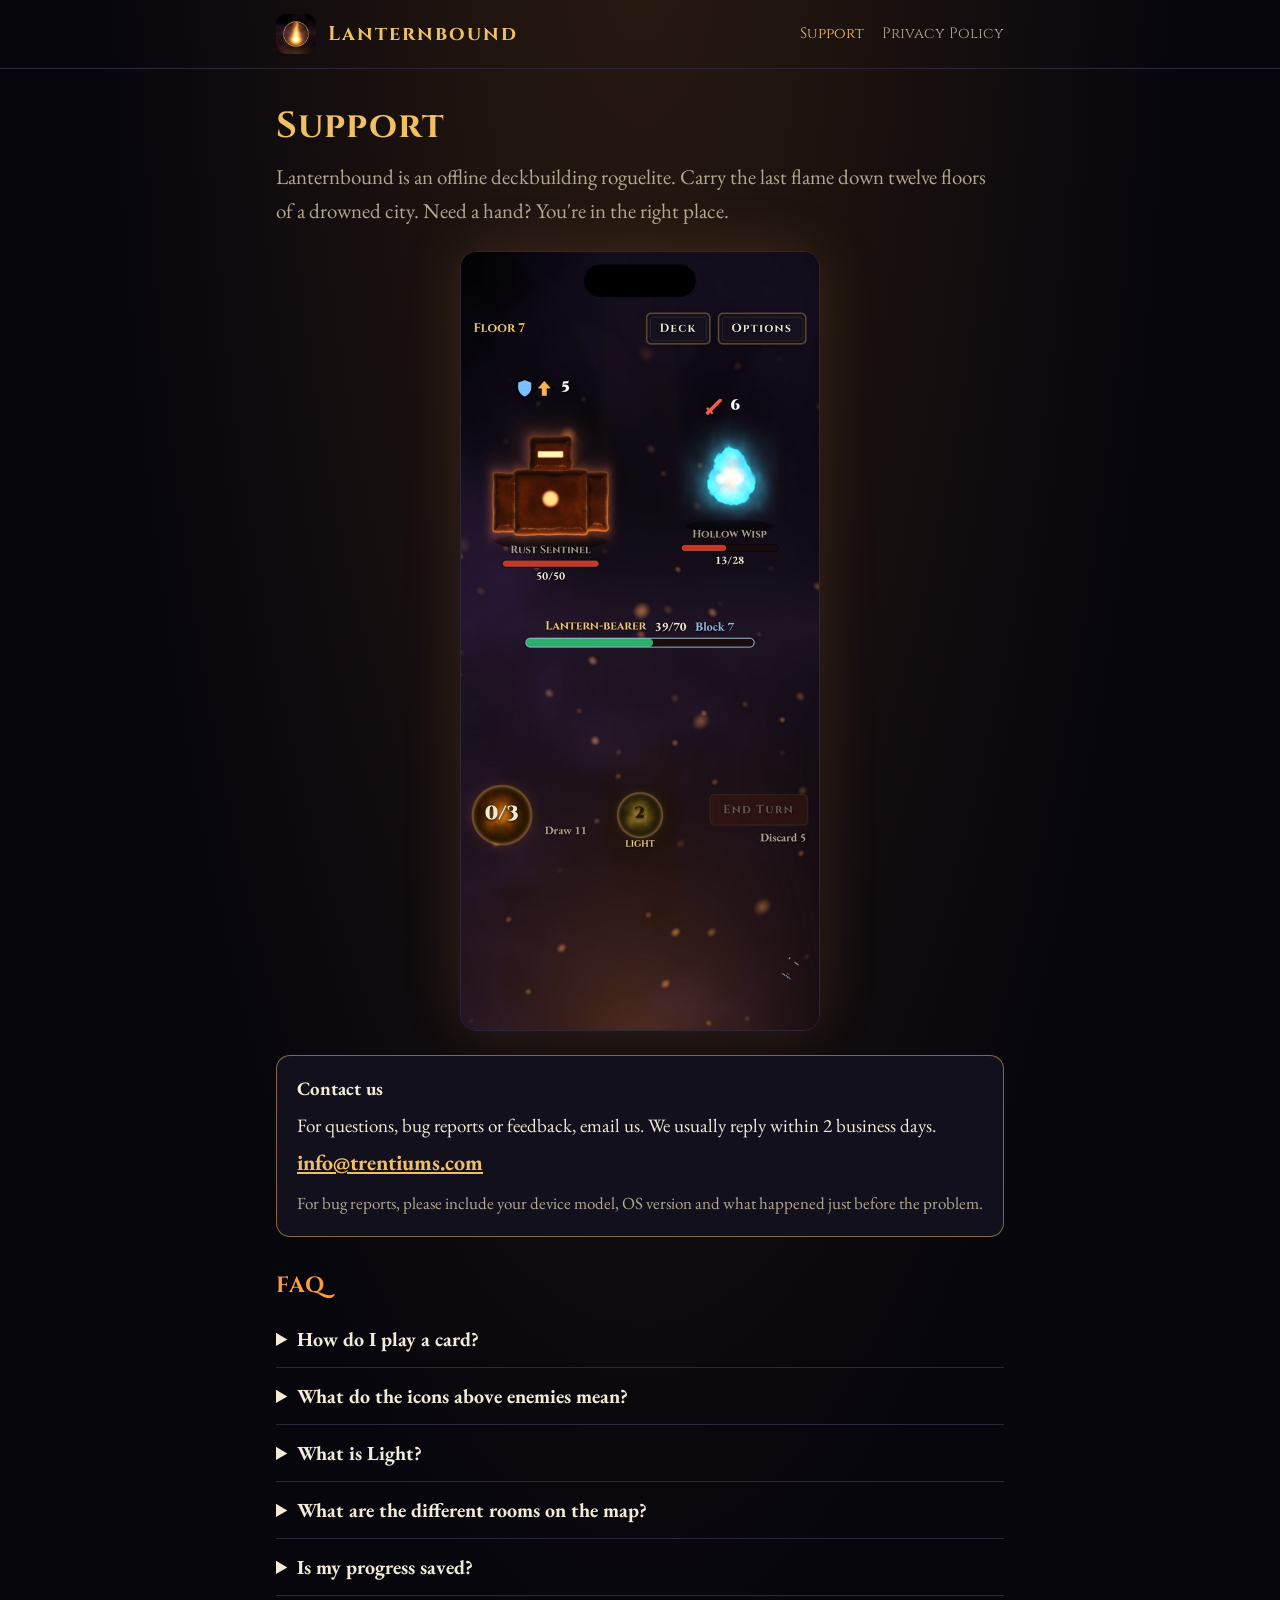
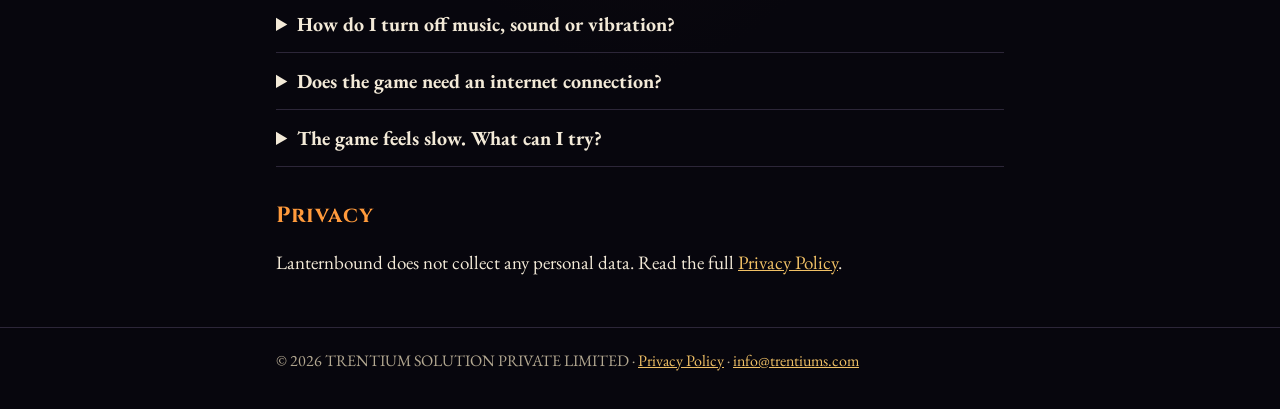
<file: index.html>
<!doctype html>
<html lang="en">
<head>
<meta charset="utf-8">
<meta name="viewport" content="width=device-width, initial-scale=1">
<title>Lanternbound Support</title>
<meta name="description" content="Help and contact for Lanternbound, the offline deckbuilding roguelite for iPhone, iPad and Android.">
<link rel="icon" href="icon.png">
<link rel="preconnect" href="https://fonts.googleapis.com">
<link rel="preconnect" href="https://fonts.gstatic.com" crossorigin>
<link href="https://fonts.googleapis.com/css2?family=Cinzel:wght@700&family=EB+Garamond:wght@400;700&display=swap" rel="stylesheet">
<link rel="stylesheet" href="style.css">
</head>
<body>
<header class="top">
  <div class="wrap">
    <img src="icon.png" alt="">
    <a class="brand" href="./">Lanternbound</a>
    <nav>
      <a href="./" aria-current="page">Support</a>
      <a href="privacy.html">Privacy Policy</a>
    </nav>
  </div>
</header>

<main class="wrap">
  <h1>Support</h1>
  <p class="lede">Lanternbound is an offline deckbuilding roguelite. Carry the last flame down twelve floors of a drowned city. Need a hand? You're in the right place.</p>

  <img class="hero" src="hero.jpg" alt="Lanternbound battle: a hand of glowing cards facing creatures of the drowned city">

  <div class="card accent">
    <strong>Contact us</strong>
    <p style="margin:6px 0 4px">For questions, bug reports or feedback, email us. We usually reply within 2 business days.</p>
    <a class="mail" href="mailto:info@trentiums.com?subject=Lanternbound%20Support">info@trentiums.com</a>
    <p class="muted" style="margin:10px 0 0;font-size:17px">For bug reports, please include your device model, OS version and what happened just before the problem.</p>
  </div>

  <h2>FAQ</h2>

  <details>
    <summary>How do I play a card?</summary>
    <p>Drag a card upward to play it. Attack and debuff cards are dragged onto an enemy; if only one enemy is left, they target it automatically. Tap a card to inspect it and read what its keywords mean.</p>
  </details>
  <details>
    <summary>What do the icons above enemies mean?</summary>
    <p>They show what each enemy will do on its next turn: a sword means it will attack, a shield means it will block, arrows mean a buff or debuff, and a flame means Burn. Tap an enemy to see its intent and statuses in detail.</p>
  </details>
  <details>
    <summary>What is Light?</summary>
    <p>Light is your lantern's charge, up to 10. Some cards gather it, and others such as Blazing Edge, Mirror Flame, Eclipse and Starfall grow stronger with it or spend it for big effects.</p>
  </details>
  <details>
    <summary>What are the different rooms on the map?</summary>
    <p>Fights earn new cards. Elites are tougher and grant +6 Max HP. At a Campfire you can heal 30% or purge a card from your deck. Shrines offer a rare card or +8 Max HP. The Drowned Bell waits at the bottom.</p>
  </details>
  <details>
    <summary>Is my progress saved?</summary>
    <p>Yes. Your run is saved automatically after every room, so you can close the app and choose Continue later. Saves stay on your device. The game has no accounts or cloud storage, so deleting the app also deletes its progress.</p>
  </details>
  <details>
    <summary>How do I turn off music, sound or vibration?</summary>
    <p>Open Options from the main menu (or during a run) and switch Sound Effects, Music or Haptics on or off. Your choices are saved on your device.</p>
  </details>
  <details>
    <summary>Does the game need an internet connection?</summary>
    <p>No. Lanternbound works fully offline. It has no ads, no accounts and no in-app purchases.</p>
  </details>
  <details>
    <summary>The game feels slow. What can I try?</summary>
    <p>Close other apps and restart the game, and check that your device isn't in a battery-saving mode. Updating your device's OS can also help. If it keeps happening, email us.</p>
  </details>

  <h2>Privacy</h2>
  <p>Lanternbound does not collect any personal data. Read the full <a href="privacy.html">Privacy Policy</a>.</p>
</main>

<footer>
  <div class="wrap">© 2026 TRENTIUM SOLUTION PRIVATE LIMITED · <a href="privacy.html">Privacy Policy</a> · <a href="mailto:info@trentiums.com">info@trentiums.com</a></div>
</footer>
</body>
</html>
</file>
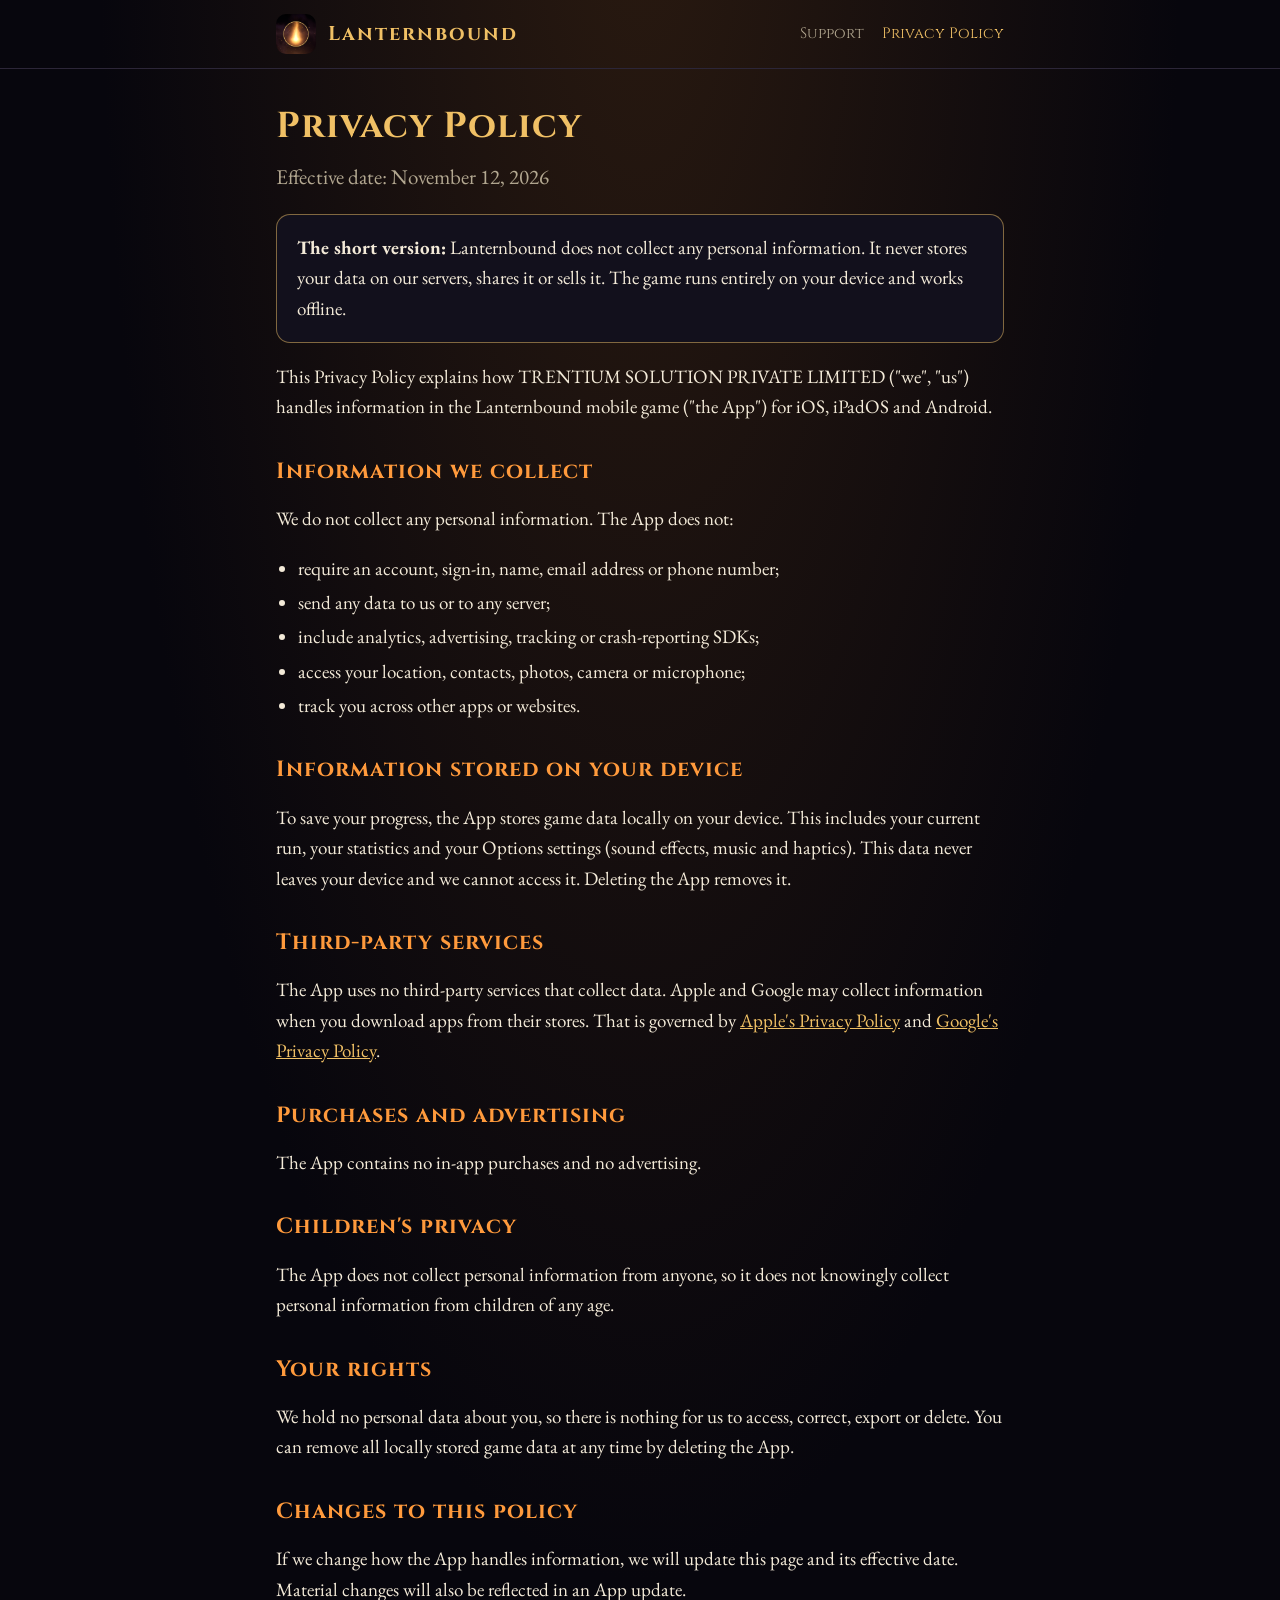
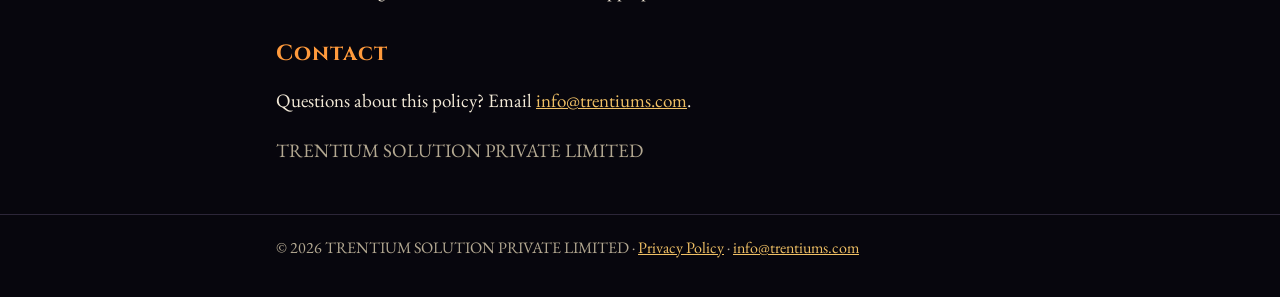
<file: privacy.html>
<!doctype html>
<html lang="en">
<head>
<meta charset="utf-8">
<meta name="viewport" content="width=device-width, initial-scale=1">
<title>Lanternbound Privacy Policy</title>
<meta name="description" content="Privacy policy for Lanternbound. The game collects no personal data.">
<link rel="icon" href="icon.png">
<link rel="preconnect" href="https://fonts.googleapis.com">
<link rel="preconnect" href="https://fonts.gstatic.com" crossorigin>
<link href="https://fonts.googleapis.com/css2?family=Cinzel:wght@700&family=EB+Garamond:wght@400;700&display=swap" rel="stylesheet">
<link rel="stylesheet" href="style.css">
</head>
<body>
<header class="top">
  <div class="wrap">
    <img src="icon.png" alt="">
    <a class="brand" href="./">Lanternbound</a>
    <nav>
      <a href="./">Support</a>
      <a href="privacy.html" aria-current="page">Privacy Policy</a>
    </nav>
  </div>
</header>

<main class="wrap">
  <h1>Privacy Policy</h1>
  <p class="lede">Effective date: November 12, 2026</p>

  <div class="card accent">
    <strong>The short version:</strong> Lanternbound does not collect any personal information. It never stores your data on our servers, shares it or sells it. The game runs entirely on your device and works offline.
  </div>

  <p>This Privacy Policy explains how TRENTIUM SOLUTION PRIVATE LIMITED ("we", "us") handles information in the Lanternbound mobile game ("the App") for iOS, iPadOS and Android.</p>

  <h2>Information we collect</h2>
  <p>We do not collect any personal information. The App does not:</p>
  <ul>
    <li>require an account, sign-in, name, email address or phone number;</li>
    <li>send any data to us or to any server;</li>
    <li>include analytics, advertising, tracking or crash-reporting SDKs;</li>
    <li>access your location, contacts, photos, camera or microphone;</li>
    <li>track you across other apps or websites.</li>
  </ul>

  <h2>Information stored on your device</h2>
  <p>To save your progress, the App stores game data locally on your device. This includes your current run, your statistics and your Options settings (sound effects, music and haptics). This data never leaves your device and we cannot access it. Deleting the App removes it.</p>

  <h2>Third-party services</h2>
  <p>The App uses no third-party services that collect data. Apple and Google may collect information when you download apps from their stores. That is governed by <a href="https://www.apple.com/legal/privacy/">Apple's Privacy Policy</a> and <a href="https://policies.google.com/privacy">Google's Privacy Policy</a>.</p>

  <h2>Purchases and advertising</h2>
  <p>The App contains no in-app purchases and no advertising.</p>

  <h2>Children's privacy</h2>
  <p>The App does not collect personal information from anyone, so it does not knowingly collect personal information from children of any age.</p>

  <h2>Your rights</h2>
  <p>We hold no personal data about you, so there is nothing for us to access, correct, export or delete. You can remove all locally stored game data at any time by deleting the App.</p>

  <h2>Changes to this policy</h2>
  <p>If we change how the App handles information, we will update this page and its effective date. Material changes will also be reflected in an App update.</p>

  <h2>Contact</h2>
  <p>Questions about this policy? Email <a href="mailto:info@trentiums.com?subject=Lanternbound%20Privacy">info@trentiums.com</a>.</p>
  <p class="muted">TRENTIUM SOLUTION PRIVATE LIMITED</p>
</main>

<footer>
  <div class="wrap">© 2026 TRENTIUM SOLUTION PRIVATE LIMITED · <a href="privacy.html">Privacy Policy</a> · <a href="mailto:info@trentiums.com">info@trentiums.com</a></div>
</footer>
</body>
</html>
</file>
<file: style.css>
:root {
  --bg: #07060d;
  --panel: #12101c;
  --line: #2c2638;
  --text: #f3ead8;
  --muted: #b3a891;
  --gold: #f0c065;
  --ember: #ff9a3c;
}
* { box-sizing: border-box; }
html { -webkit-text-size-adjust: 100%; }
body {
  margin: 0;
  background: radial-gradient(ellipse at 50% -10%, #2a1a10 0, var(--bg) 60%) no-repeat, var(--bg);
  color: var(--text);
  font: 19px/1.6 "EB Garamond", Georgia, serif;
}
a { color: var(--gold); }
a:hover { color: #ffe0a0; }
.wrap { max-width: 760px; margin: 0 auto; padding: 0 16px; }
header.top { border-bottom: 1px solid var(--line); }
header.top .wrap { display: flex; align-items: center; gap: 12px; padding: 14px 16px; flex-wrap: wrap; }
header.top img { width: 40px; height: 40px; border-radius: 10px; }
header.top .brand { font-family: "Cinzel", serif; font-weight: 700; font-size: 20px; letter-spacing: 2px; text-decoration: none; color: var(--gold); }
header.top nav { margin-left: auto; display: flex; gap: 18px; font-family: "Cinzel", serif; font-size: 15px; }
header.top nav a { text-decoration: none; color: var(--muted); }
header.top nav a[aria-current="page"] { color: var(--gold); }
h1, h2 { font-family: "Cinzel", serif; font-weight: 700; letter-spacing: 1px; line-height: 1.2; }
h1 { font-size: 36px; margin: 36px 0 12px; color: var(--gold); }
h2 { font-size: 22px; margin: 36px 0 12px; color: var(--ember); }
.lede { color: var(--muted); font-size: 21px; margin: 0 0 20px; }
.hero { display: block; width: 100%; max-width: 360px; margin: 24px auto; border-radius: 16px; border: 1px solid var(--line); box-shadow: 0 0 60px rgba(240,160,80,.15); }
.card { background: var(--panel); border: 1px solid var(--line); border-radius: 14px; padding: 18px 20px; margin: 16px 0; }
.card.accent { border-color: rgba(240,192,101,.5); }
.mail { font-size: 22px; font-weight: 700; word-break: break-all; }
details { border-bottom: 1px solid var(--line); padding: 12px 0; }
details summary { cursor: pointer; font-weight: 700; font-size: 20px; }
details p { color: var(--muted); margin: 8px 0 0; }
ul { padding-left: 22px; }
li { margin: 4px 0; }
.muted { color: var(--muted); }
footer { border-top: 1px solid var(--line); margin-top: 48px; padding: 20px 0 36px; color: var(--muted); font-size: 16px; }
@media (max-width: 520px) {
  h1 { font-size: 28px; }
  header.top nav { margin-left: 0; width: 100%; }
}
</file>
